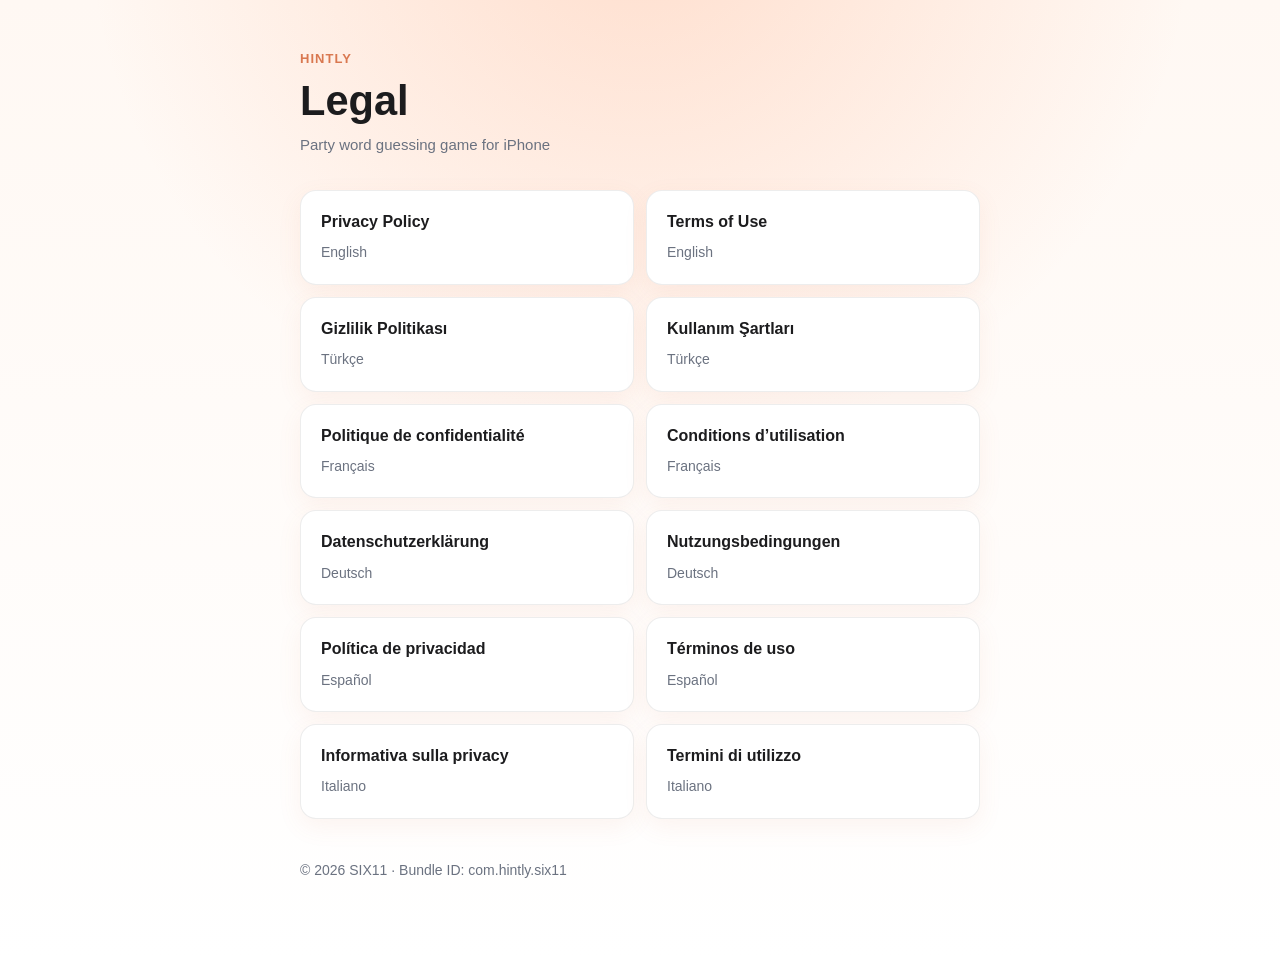
<file: index.html>
<!DOCTYPE html>
<html lang="en">
<head>
  <meta charset="utf-8">
  <meta name="viewport" content="width=device-width, initial-scale=1">
  <title>Hintly — Legal</title>
  <meta name="description" content="Legal documents for Hintly party word game.">
  <link rel="stylesheet" href="style.css">
</head>
<body>
  <main class="page">
    <header class="header">
      <p class="eyebrow">Hintly</p>
      <h1>Legal</h1>
      <p class="meta">Party word guessing game for iPhone</p>
    </header>
    <nav class="links">
      <a class="card" href="privacy-policy.html">
        <strong>Privacy Policy</strong>
        <span>English</span>
      </a>
      <a class="card" href="terms-of-use.html">
        <strong>Terms of Use</strong>
        <span>English</span>
      </a>
      <a class="card" href="tr/privacy-policy.html">
        <strong>Gizlilik Politikası</strong>
        <span>Türkçe</span>
      </a>
      <a class="card" href="tr/terms-of-use.html">
        <strong>Kullanım Şartları</strong>
        <span>Türkçe</span>
      </a>
      <a class="card" href="fr/privacy-policy.html">
        <strong>Politique de confidentialité</strong>
        <span>Français</span>
      </a>
      <a class="card" href="fr/terms-of-use.html">
        <strong>Conditions d’utilisation</strong>
        <span>Français</span>
      </a>
      <a class="card" href="de/privacy-policy.html">
        <strong>Datenschutzerklärung</strong>
        <span>Deutsch</span>
      </a>
      <a class="card" href="de/terms-of-use.html">
        <strong>Nutzungsbedingungen</strong>
        <span>Deutsch</span>
      </a>
      <a class="card" href="es/privacy-policy.html">
        <strong>Política de privacidad</strong>
        <span>Español</span>
      </a>
      <a class="card" href="es/terms-of-use.html">
        <strong>Términos de uso</strong>
        <span>Español</span>
      </a>
      <a class="card" href="it/privacy-policy.html">
        <strong>Informativa sulla privacy</strong>
        <span>Italiano</span>
      </a>
      <a class="card" href="it/terms-of-use.html">
        <strong>Termini di utilizzo</strong>
        <span>Italiano</span>
      </a>
    </nav>
    <footer class="footer">
      <p>&copy; 2026 SIX11 · Bundle ID: com.hintly.six11</p>
    </footer>
  </main>
</body>
</html>
</file>
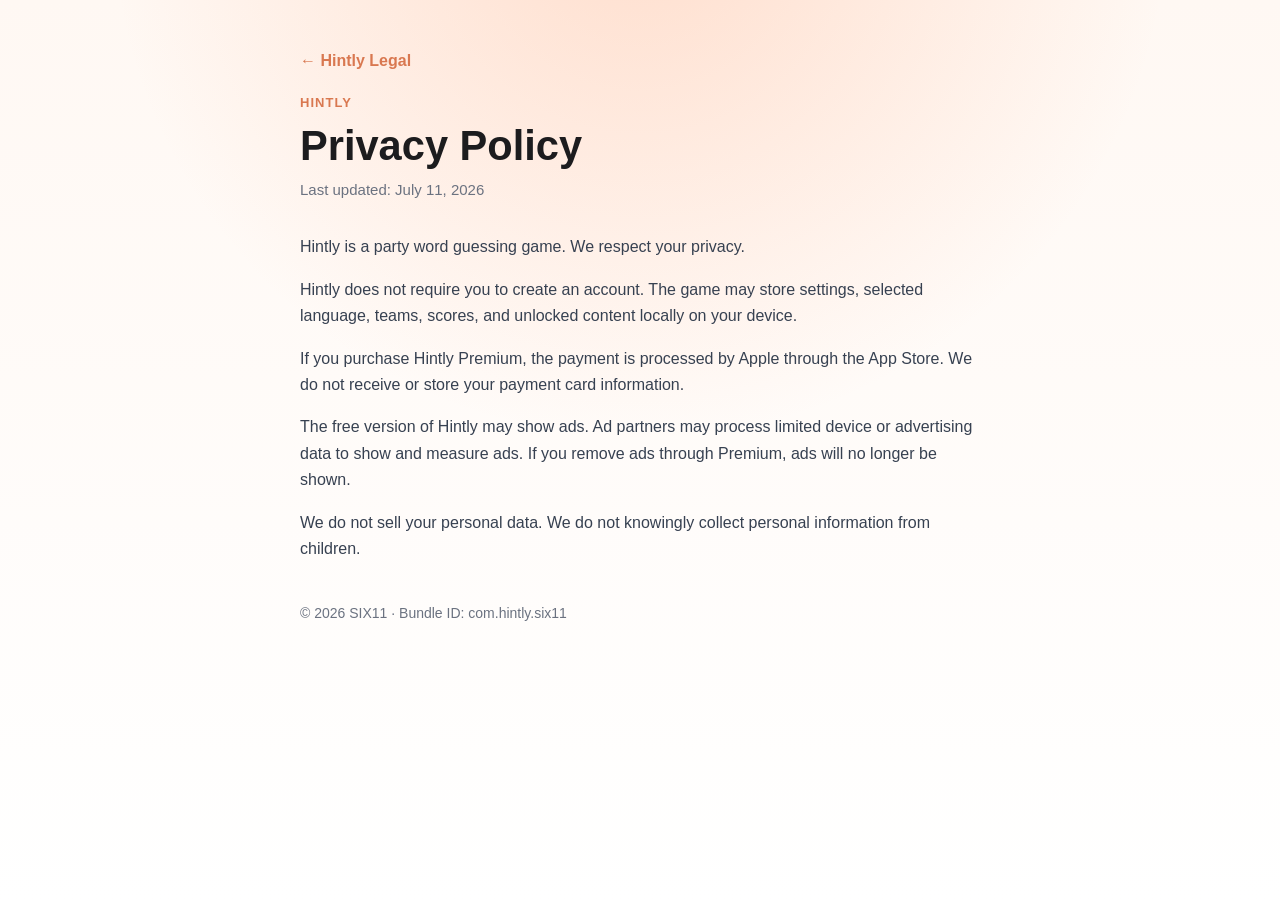
<file: privacy-policy.html>
<!DOCTYPE html>
<html lang="en">
<head>
  <meta charset="utf-8">
  <meta name="viewport" content="width=device-width, initial-scale=1">
  <title>Privacy Policy — Hintly</title>
  <meta name="description" content="Privacy Policy for Hintly, the party word guessing game.">
  <link rel="stylesheet" href="style.css">
</head>
<body>
  <main class="page">
    <a class="back" href="index.html">← Hintly Legal</a>
    <header class="header">
      <p class="eyebrow">Hintly</p>
      <h1>Privacy Policy</h1>
      <p class="meta">Last updated: July 11, 2026</p>
    </header>
    <article class="content">
      <p>Hintly is a party word guessing game. We respect your privacy.</p>
      <p>Hintly does not require you to create an account. The game may store settings, selected language, teams, scores, and unlocked content locally on your device.</p>
      <p>If you purchase Hintly Premium, the payment is processed by Apple through the App Store. We do not receive or store your payment card information.</p>
      <p>The free version of Hintly may show ads. Ad partners may process limited device or advertising data to show and measure ads. If you remove ads through Premium, ads will no longer be shown.</p>
      <p>We do not sell your personal data. We do not knowingly collect personal information from children.</p>
    </article>
    <footer class="footer">
      <p>&copy; 2026 SIX11 · Bundle ID: com.hintly.six11</p>
    </footer>
  </main>
</body>
</html>
</file>
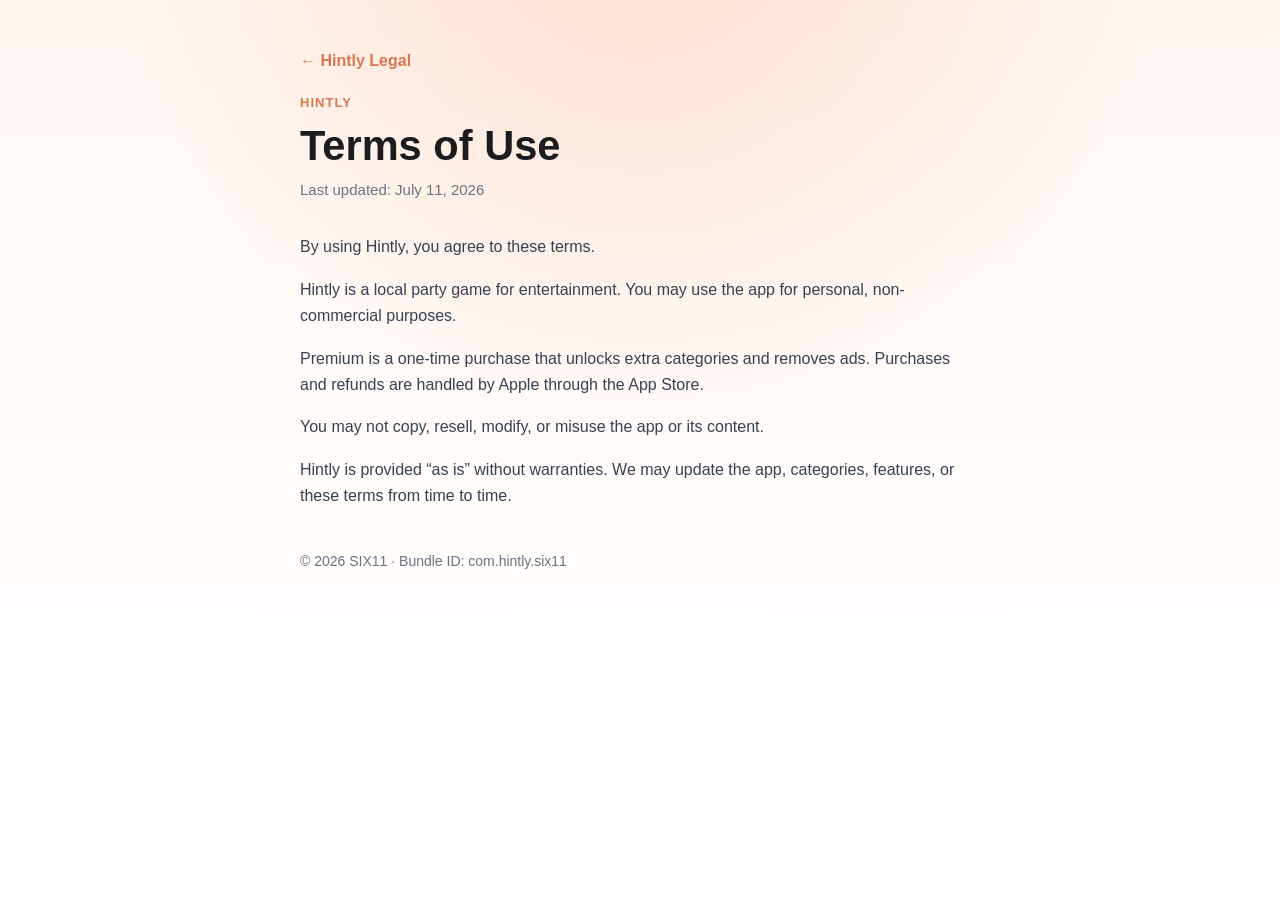
<file: terms-of-use.html>
<!DOCTYPE html>
<html lang="en">
<head>
  <meta charset="utf-8">
  <meta name="viewport" content="width=device-width, initial-scale=1">
  <title>Terms of Use — Hintly</title>
  <meta name="description" content="Terms of Use for Hintly, the party word guessing game.">
  <link rel="stylesheet" href="style.css">
</head>
<body>
  <main class="page">
    <a class="back" href="index.html">← Hintly Legal</a>
    <header class="header">
      <p class="eyebrow">Hintly</p>
      <h1>Terms of Use</h1>
      <p class="meta">Last updated: July 11, 2026</p>
    </header>
    <article class="content">
      <p>By using Hintly, you agree to these terms.</p>
      <p>Hintly is a local party game for entertainment. You may use the app for personal, non-commercial purposes.</p>
      <p>Premium is a one-time purchase that unlocks extra categories and removes ads. Purchases and refunds are handled by Apple through the App Store.</p>
      <p>You may not copy, resell, modify, or misuse the app or its content.</p>
      <p>Hintly is provided “as is” without warranties. We may update the app, categories, features, or these terms from time to time.</p>
    </article>
    <footer class="footer">
      <p>&copy; 2026 SIX11 · Bundle ID: com.hintly.six11</p>
    </footer>
  </main>
</body>
</html>
</file>
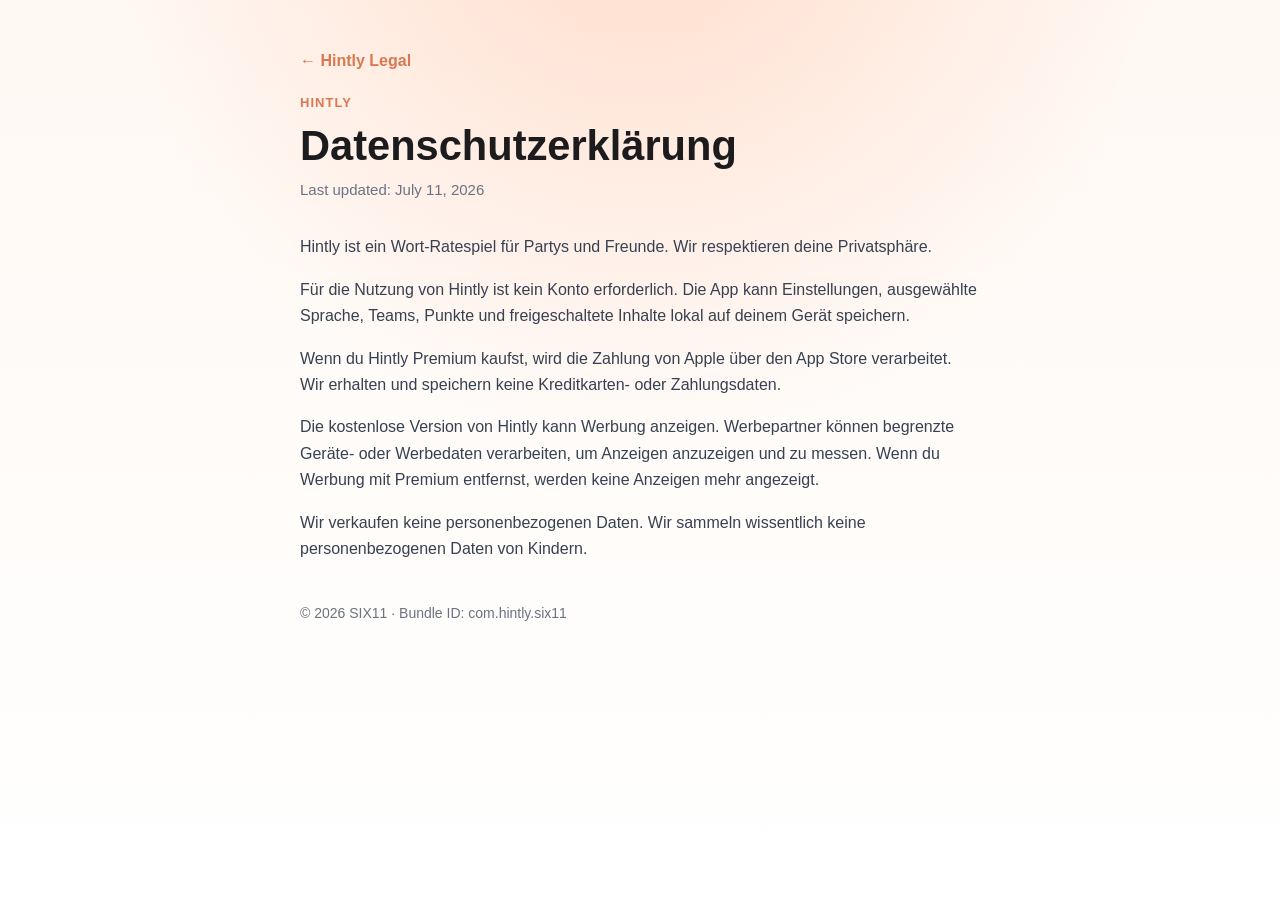
<file: de/privacy-policy.html>
<!DOCTYPE html>
<html lang="de">
<head>
  <meta charset="utf-8">
  <meta name="viewport" content="width=device-width, initial-scale=1">
  <title>Datenschutzerklärung — Hintly</title>
  <meta name="description" content="Datenschutzerklärung für Hintly.">
  <link rel="stylesheet" href="../style.css">
</head>
<body>
  <main class="page">
    <a class="back" href="../index.html">← Hintly Legal</a>
    <header class="header">
      <p class="eyebrow">Hintly</p>
      <h1>Datenschutzerklärung</h1>
      <p class="meta">Last updated: July 11, 2026</p>
    </header>
    <article class="content">
      <p>Hintly ist ein Wort-Ratespiel für Partys und Freunde. Wir respektieren deine Privatsphäre.</p>
      <p>Für die Nutzung von Hintly ist kein Konto erforderlich. Die App kann Einstellungen, ausgewählte Sprache, Teams, Punkte und freigeschaltete Inhalte lokal auf deinem Gerät speichern.</p>
      <p>Wenn du Hintly Premium kaufst, wird die Zahlung von Apple über den App Store verarbeitet. Wir erhalten und speichern keine Kreditkarten- oder Zahlungsdaten.</p>
      <p>Die kostenlose Version von Hintly kann Werbung anzeigen. Werbepartner können begrenzte Geräte- oder Werbedaten verarbeiten, um Anzeigen anzuzeigen und zu messen. Wenn du Werbung mit Premium entfernst, werden keine Anzeigen mehr angezeigt.</p>
      <p>Wir verkaufen keine personenbezogenen Daten. Wir sammeln wissentlich keine personenbezogenen Daten von Kindern.</p>
    </article>
    <footer class="footer">
      <p>&copy; 2026 SIX11 · Bundle ID: com.hintly.six11</p>
    </footer>
  </main>
</body>
</html>
</file>
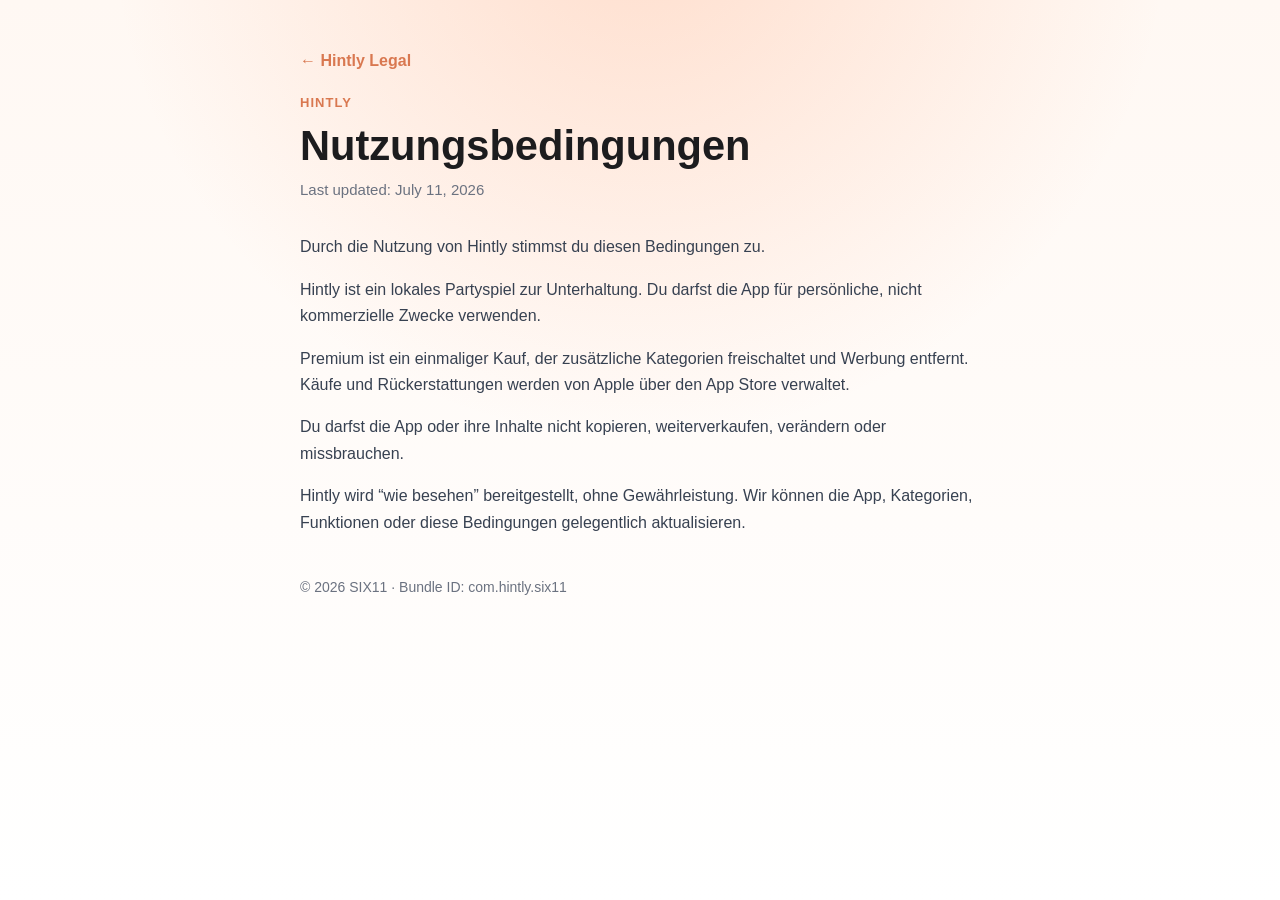
<file: de/terms-of-use.html>
<!DOCTYPE html>
<html lang="de">
<head>
  <meta charset="utf-8">
  <meta name="viewport" content="width=device-width, initial-scale=1">
  <title>Nutzungsbedingungen — Hintly</title>
  <meta name="description" content="Nutzungsbedingungen für Hintly.">
  <link rel="stylesheet" href="../style.css">
</head>
<body>
  <main class="page">
    <a class="back" href="../index.html">← Hintly Legal</a>
    <header class="header">
      <p class="eyebrow">Hintly</p>
      <h1>Nutzungsbedingungen</h1>
      <p class="meta">Last updated: July 11, 2026</p>
    </header>
    <article class="content">
      <p>Durch die Nutzung von Hintly stimmst du diesen Bedingungen zu.</p>
      <p>Hintly ist ein lokales Partyspiel zur Unterhaltung. Du darfst die App für persönliche, nicht kommerzielle Zwecke verwenden.</p>
      <p>Premium ist ein einmaliger Kauf, der zusätzliche Kategorien freischaltet und Werbung entfernt. Käufe und Rückerstattungen werden von Apple über den App Store verwaltet.</p>
      <p>Du darfst die App oder ihre Inhalte nicht kopieren, weiterverkaufen, verändern oder missbrauchen.</p>
      <p>Hintly wird “wie besehen” bereitgestellt, ohne Gewährleistung. Wir können die App, Kategorien, Funktionen oder diese Bedingungen gelegentlich aktualisieren.</p>
    </article>
    <footer class="footer">
      <p>&copy; 2026 SIX11 · Bundle ID: com.hintly.six11</p>
    </footer>
  </main>
</body>
</html>
</file>
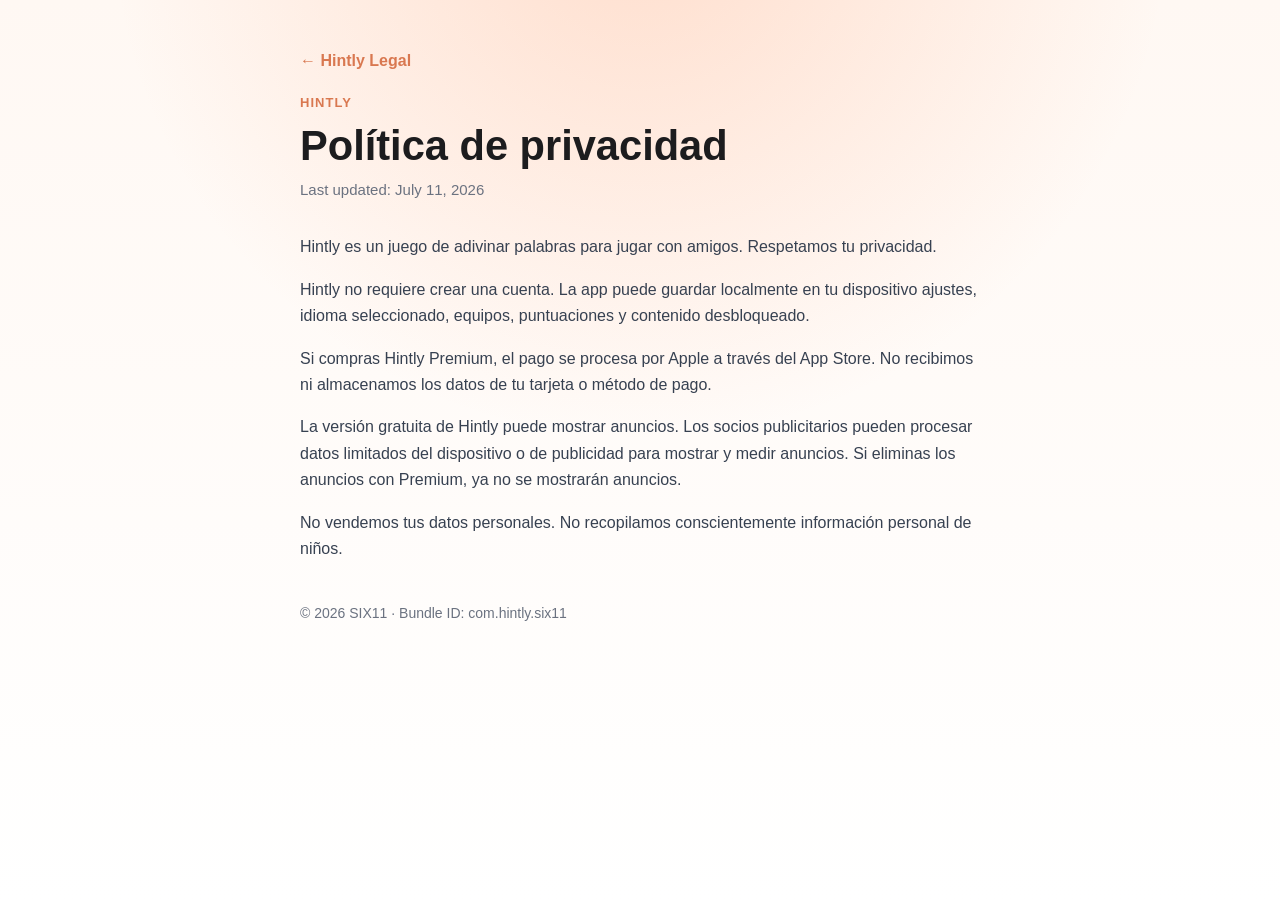
<file: es/privacy-policy.html>
<!DOCTYPE html>
<html lang="es">
<head>
  <meta charset="utf-8">
  <meta name="viewport" content="width=device-width, initial-scale=1">
  <title>Política de privacidad — Hintly</title>
  <meta name="description" content="Política de privacidad de Hintly.">
  <link rel="stylesheet" href="../style.css">
</head>
<body>
  <main class="page">
    <a class="back" href="../index.html">← Hintly Legal</a>
    <header class="header">
      <p class="eyebrow">Hintly</p>
      <h1>Política de privacidad</h1>
      <p class="meta">Last updated: July 11, 2026</p>
    </header>
    <article class="content">
      <p>Hintly es un juego de adivinar palabras para jugar con amigos. Respetamos tu privacidad.</p>
      <p>Hintly no requiere crear una cuenta. La app puede guardar localmente en tu dispositivo ajustes, idioma seleccionado, equipos, puntuaciones y contenido desbloqueado.</p>
      <p>Si compras Hintly Premium, el pago se procesa por Apple a través del App Store. No recibimos ni almacenamos los datos de tu tarjeta o método de pago.</p>
      <p>La versión gratuita de Hintly puede mostrar anuncios. Los socios publicitarios pueden procesar datos limitados del dispositivo o de publicidad para mostrar y medir anuncios. Si eliminas los anuncios con Premium, ya no se mostrarán anuncios.</p>
      <p>No vendemos tus datos personales. No recopilamos conscientemente información personal de niños.</p>
    </article>
    <footer class="footer">
      <p>&copy; 2026 SIX11 · Bundle ID: com.hintly.six11</p>
    </footer>
  </main>
</body>
</html>
</file>
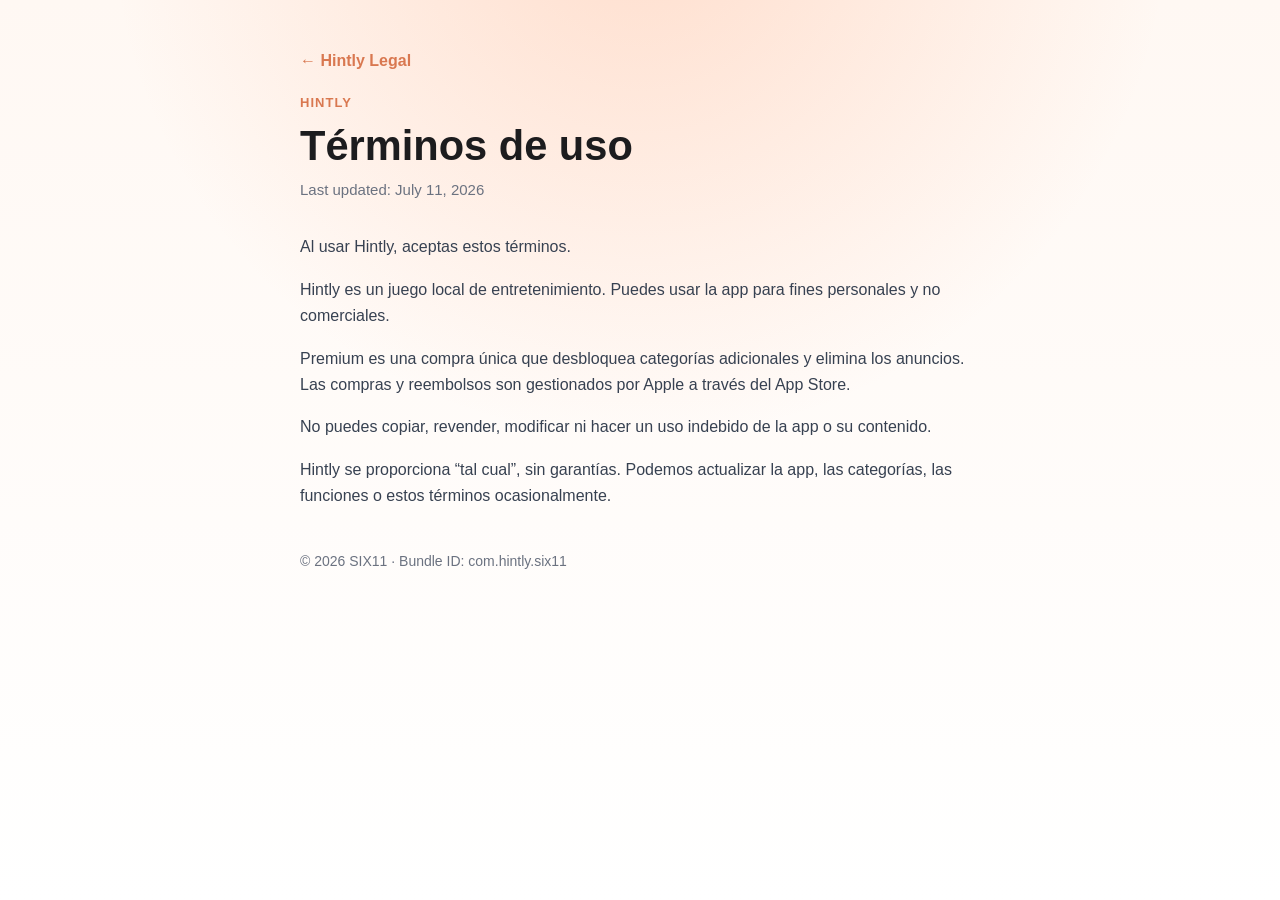
<file: es/terms-of-use.html>
<!DOCTYPE html>
<html lang="es">
<head>
  <meta charset="utf-8">
  <meta name="viewport" content="width=device-width, initial-scale=1">
  <title>Términos de uso — Hintly</title>
  <meta name="description" content="Términos de uso de Hintly.">
  <link rel="stylesheet" href="../style.css">
</head>
<body>
  <main class="page">
    <a class="back" href="../index.html">← Hintly Legal</a>
    <header class="header">
      <p class="eyebrow">Hintly</p>
      <h1>Términos de uso</h1>
      <p class="meta">Last updated: July 11, 2026</p>
    </header>
    <article class="content">
      <p>Al usar Hintly, aceptas estos términos.</p>
      <p>Hintly es un juego local de entretenimiento. Puedes usar la app para fines personales y no comerciales.</p>
      <p>Premium es una compra única que desbloquea categorías adicionales y elimina los anuncios. Las compras y reembolsos son gestionados por Apple a través del App Store.</p>
      <p>No puedes copiar, revender, modificar ni hacer un uso indebido de la app o su contenido.</p>
      <p>Hintly se proporciona “tal cual”, sin garantías. Podemos actualizar la app, las categorías, las funciones o estos términos ocasionalmente.</p>
    </article>
    <footer class="footer">
      <p>&copy; 2026 SIX11 · Bundle ID: com.hintly.six11</p>
    </footer>
  </main>
</body>
</html>
</file>
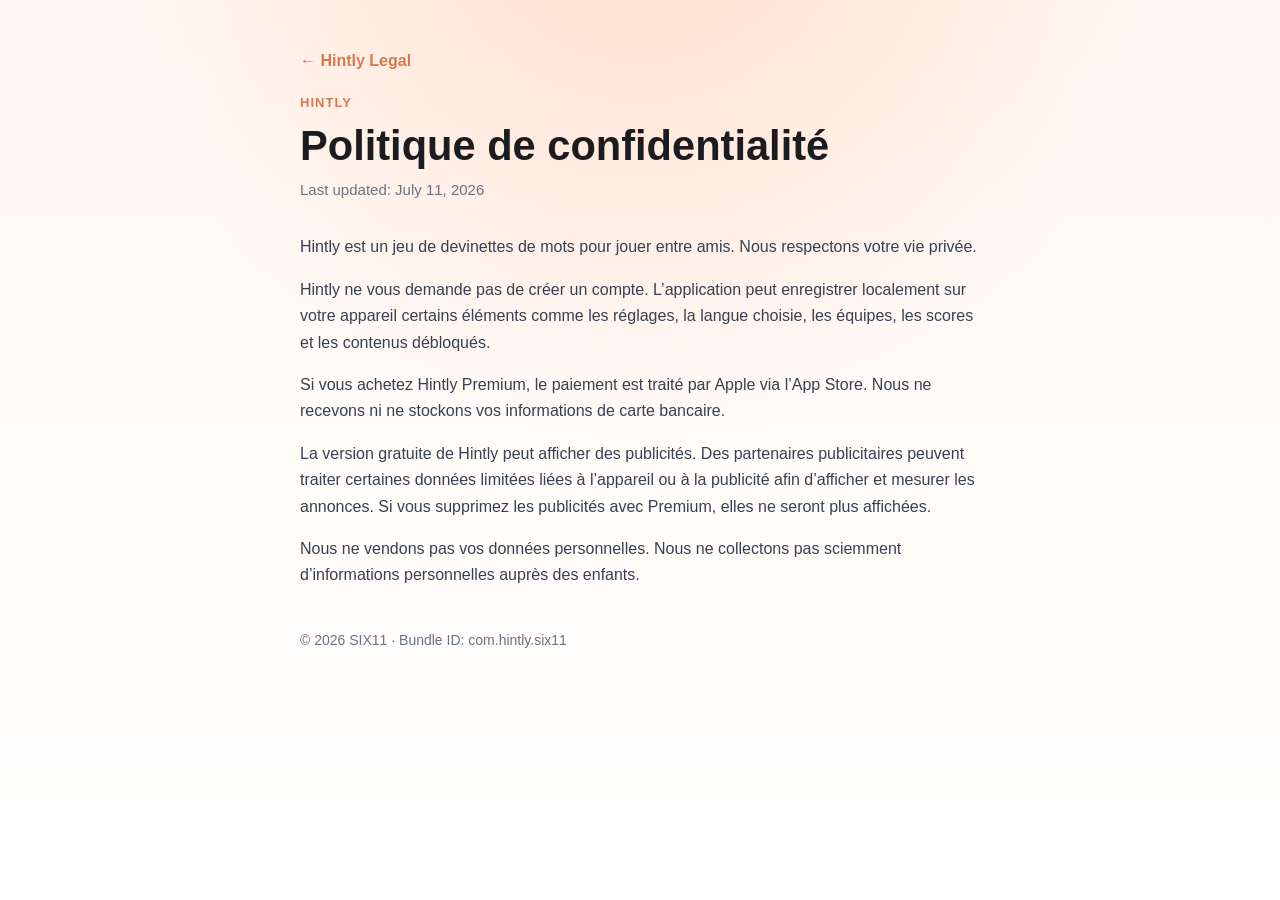
<file: fr/privacy-policy.html>
<!DOCTYPE html>
<html lang="fr">
<head>
  <meta charset="utf-8">
  <meta name="viewport" content="width=device-width, initial-scale=1">
  <title>Politique de confidentialité — Hintly</title>
  <meta name="description" content="Politique de confidentialité de Hintly.">
  <link rel="stylesheet" href="../style.css">
</head>
<body>
  <main class="page">
    <a class="back" href="../index.html">← Hintly Legal</a>
    <header class="header">
      <p class="eyebrow">Hintly</p>
      <h1>Politique de confidentialité</h1>
      <p class="meta">Last updated: July 11, 2026</p>
    </header>
    <article class="content">
      <p>Hintly est un jeu de devinettes de mots pour jouer entre amis. Nous respectons votre vie privée.</p>
      <p>Hintly ne vous demande pas de créer un compte. L’application peut enregistrer localement sur votre appareil certains éléments comme les réglages, la langue choisie, les équipes, les scores et les contenus débloqués.</p>
      <p>Si vous achetez Hintly Premium, le paiement est traité par Apple via l’App Store. Nous ne recevons ni ne stockons vos informations de carte bancaire.</p>
      <p>La version gratuite de Hintly peut afficher des publicités. Des partenaires publicitaires peuvent traiter certaines données limitées liées à l’appareil ou à la publicité afin d’afficher et mesurer les annonces. Si vous supprimez les publicités avec Premium, elles ne seront plus affichées.</p>
      <p>Nous ne vendons pas vos données personnelles. Nous ne collectons pas sciemment d’informations personnelles auprès des enfants.</p>
    </article>
    <footer class="footer">
      <p>&copy; 2026 SIX11 · Bundle ID: com.hintly.six11</p>
    </footer>
  </main>
</body>
</html>
</file>
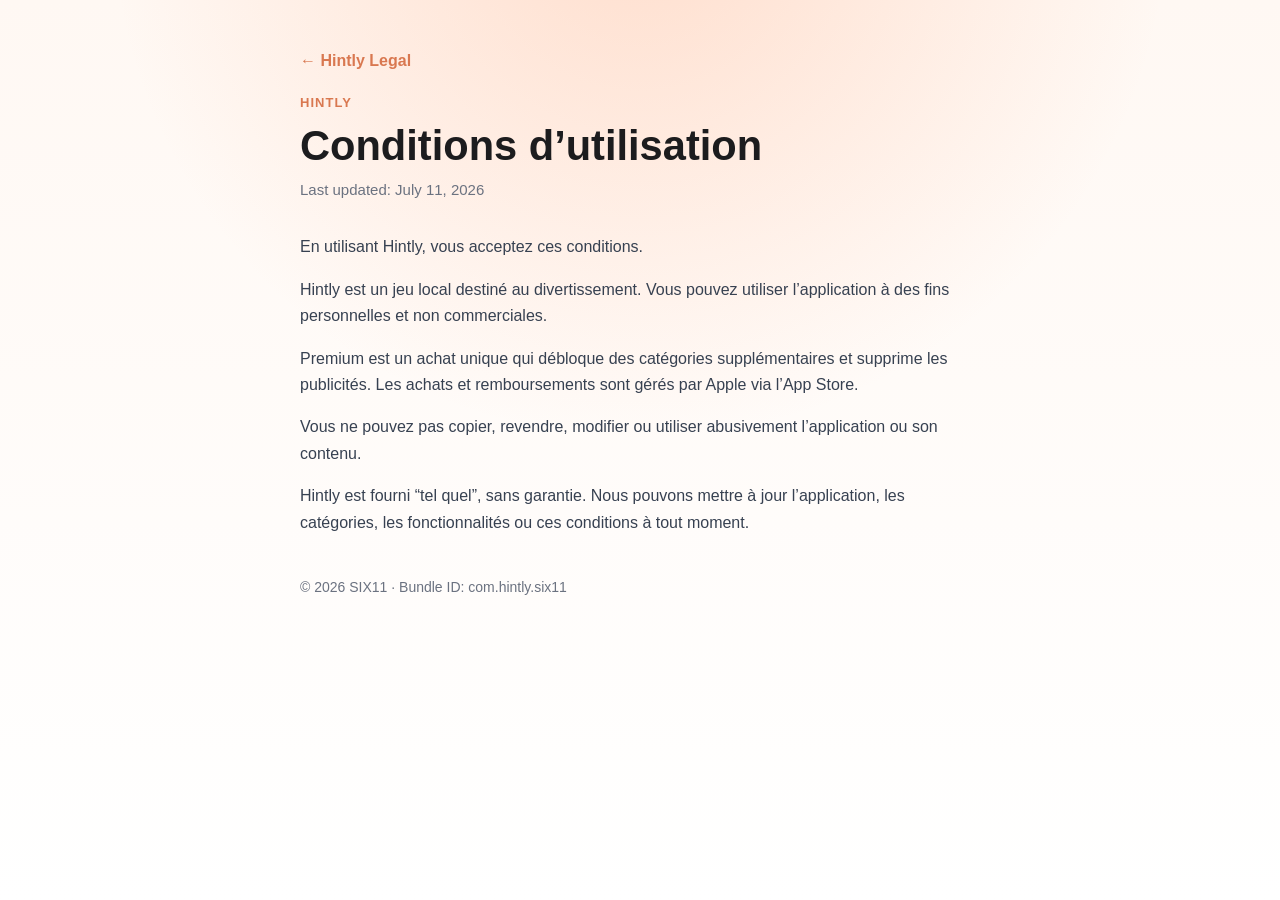
<file: fr/terms-of-use.html>
<!DOCTYPE html>
<html lang="fr">
<head>
  <meta charset="utf-8">
  <meta name="viewport" content="width=device-width, initial-scale=1">
  <title>Conditions d’utilisation — Hintly</title>
  <meta name="description" content="Conditions d’utilisation de Hintly.">
  <link rel="stylesheet" href="../style.css">
</head>
<body>
  <main class="page">
    <a class="back" href="../index.html">← Hintly Legal</a>
    <header class="header">
      <p class="eyebrow">Hintly</p>
      <h1>Conditions d’utilisation</h1>
      <p class="meta">Last updated: July 11, 2026</p>
    </header>
    <article class="content">
      <p>En utilisant Hintly, vous acceptez ces conditions.</p>
      <p>Hintly est un jeu local destiné au divertissement. Vous pouvez utiliser l’application à des fins personnelles et non commerciales.</p>
      <p>Premium est un achat unique qui débloque des catégories supplémentaires et supprime les publicités. Les achats et remboursements sont gérés par Apple via l’App Store.</p>
      <p>Vous ne pouvez pas copier, revendre, modifier ou utiliser abusivement l’application ou son contenu.</p>
      <p>Hintly est fourni “tel quel”, sans garantie. Nous pouvons mettre à jour l’application, les catégories, les fonctionnalités ou ces conditions à tout moment.</p>
    </article>
    <footer class="footer">
      <p>&copy; 2026 SIX11 · Bundle ID: com.hintly.six11</p>
    </footer>
  </main>
</body>
</html>
</file>
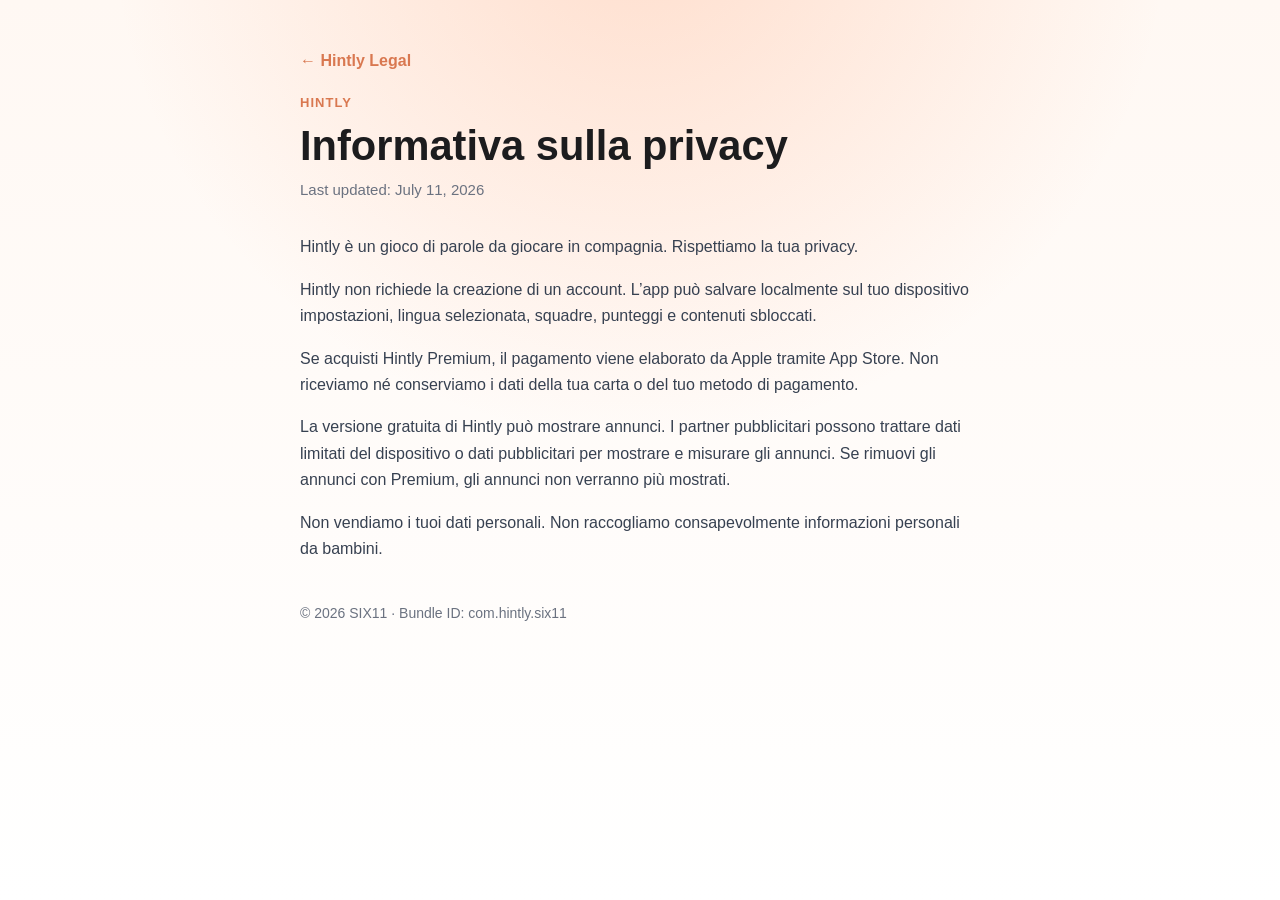
<file: it/privacy-policy.html>
<!DOCTYPE html>
<html lang="it">
<head>
  <meta charset="utf-8">
  <meta name="viewport" content="width=device-width, initial-scale=1">
  <title>Informativa sulla privacy — Hintly</title>
  <meta name="description" content="Informativa sulla privacy di Hintly.">
  <link rel="stylesheet" href="../style.css">
</head>
<body>
  <main class="page">
    <a class="back" href="../index.html">← Hintly Legal</a>
    <header class="header">
      <p class="eyebrow">Hintly</p>
      <h1>Informativa sulla privacy</h1>
      <p class="meta">Last updated: July 11, 2026</p>
    </header>
    <article class="content">
      <p>Hintly è un gioco di parole da giocare in compagnia. Rispettiamo la tua privacy.</p>
      <p>Hintly non richiede la creazione di un account. L’app può salvare localmente sul tuo dispositivo impostazioni, lingua selezionata, squadre, punteggi e contenuti sbloccati.</p>
      <p>Se acquisti Hintly Premium, il pagamento viene elaborato da Apple tramite App Store. Non riceviamo né conserviamo i dati della tua carta o del tuo metodo di pagamento.</p>
      <p>La versione gratuita di Hintly può mostrare annunci. I partner pubblicitari possono trattare dati limitati del dispositivo o dati pubblicitari per mostrare e misurare gli annunci. Se rimuovi gli annunci con Premium, gli annunci non verranno più mostrati.</p>
      <p>Non vendiamo i tuoi dati personali. Non raccogliamo consapevolmente informazioni personali da bambini.</p>
    </article>
    <footer class="footer">
      <p>&copy; 2026 SIX11 · Bundle ID: com.hintly.six11</p>
    </footer>
  </main>
</body>
</html>
</file>
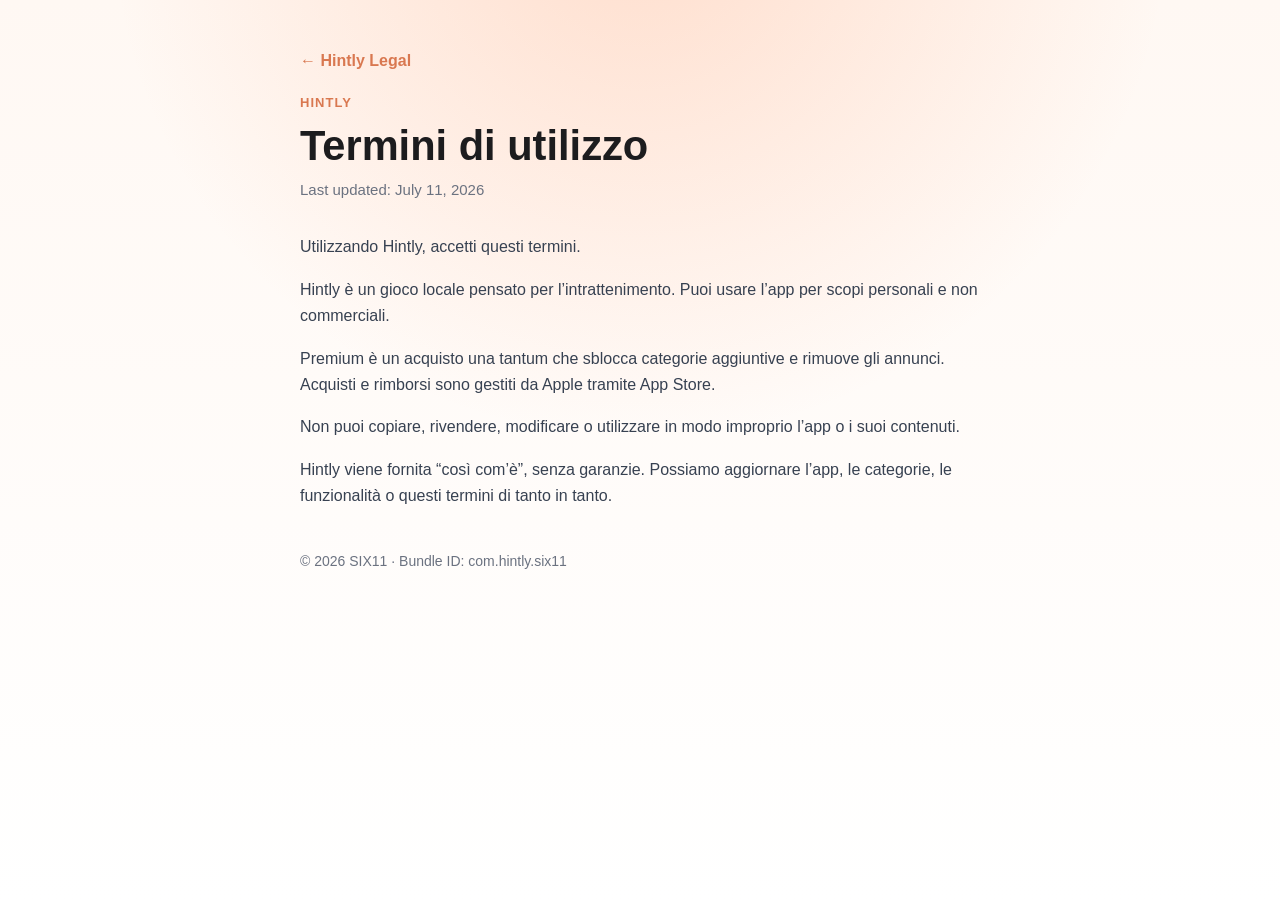
<file: it/terms-of-use.html>
<!DOCTYPE html>
<html lang="it">
<head>
  <meta charset="utf-8">
  <meta name="viewport" content="width=device-width, initial-scale=1">
  <title>Termini di utilizzo — Hintly</title>
  <meta name="description" content="Termini di utilizzo di Hintly.">
  <link rel="stylesheet" href="../style.css">
</head>
<body>
  <main class="page">
    <a class="back" href="../index.html">← Hintly Legal</a>
    <header class="header">
      <p class="eyebrow">Hintly</p>
      <h1>Termini di utilizzo</h1>
      <p class="meta">Last updated: July 11, 2026</p>
    </header>
    <article class="content">
      <p>Utilizzando Hintly, accetti questi termini.</p>
      <p>Hintly è un gioco locale pensato per l’intrattenimento. Puoi usare l’app per scopi personali e non commerciali.</p>
      <p>Premium è un acquisto una tantum che sblocca categorie aggiuntive e rimuove gli annunci. Acquisti e rimborsi sono gestiti da Apple tramite App Store.</p>
      <p>Non puoi copiare, rivendere, modificare o utilizzare in modo improprio l’app o i suoi contenuti.</p>
      <p>Hintly viene fornita “così com’è”, senza garanzie. Possiamo aggiornare l’app, le categorie, le funzionalità o questi termini di tanto in tanto.</p>
    </article>
    <footer class="footer">
      <p>&copy; 2026 SIX11 · Bundle ID: com.hintly.six11</p>
    </footer>
  </main>
</body>
</html>
</file>
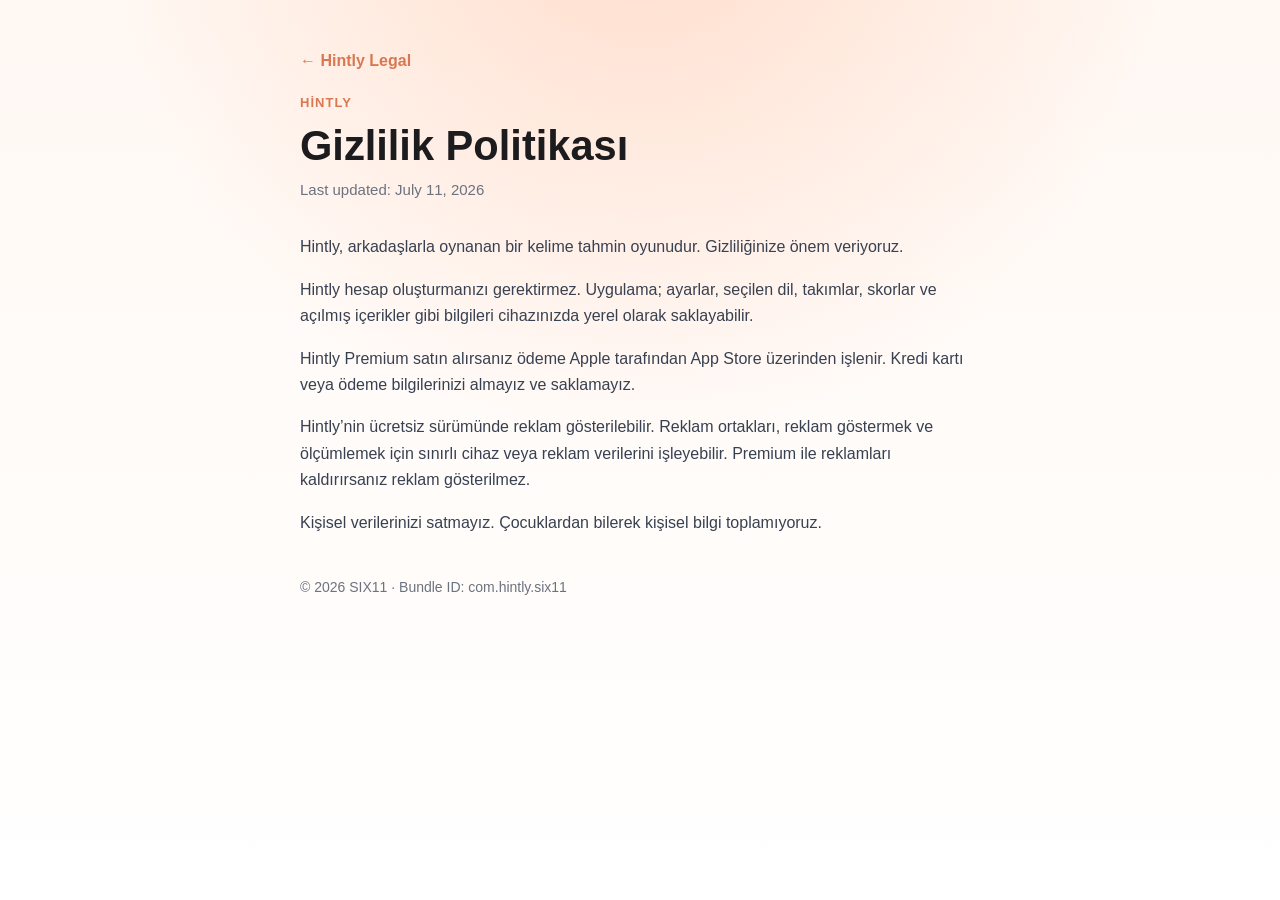
<file: tr/privacy-policy.html>
<!DOCTYPE html>
<html lang="tr">
<head>
  <meta charset="utf-8">
  <meta name="viewport" content="width=device-width, initial-scale=1">
  <title>Gizlilik Politikası — Hintly</title>
  <meta name="description" content="Hintly gizlilik politikası.">
  <link rel="stylesheet" href="../style.css">
</head>
<body>
  <main class="page">
    <a class="back" href="../index.html">← Hintly Legal</a>
    <header class="header">
      <p class="eyebrow">Hintly</p>
      <h1>Gizlilik Politikası</h1>
      <p class="meta">Last updated: July 11, 2026</p>
    </header>
    <article class="content">
      <p>Hintly, arkadaşlarla oynanan bir kelime tahmin oyunudur. Gizliliğinize önem veriyoruz.</p>
      <p>Hintly hesap oluşturmanızı gerektirmez. Uygulama; ayarlar, seçilen dil, takımlar, skorlar ve açılmış içerikler gibi bilgileri cihazınızda yerel olarak saklayabilir.</p>
      <p>Hintly Premium satın alırsanız ödeme Apple tarafından App Store üzerinden işlenir. Kredi kartı veya ödeme bilgilerinizi almayız ve saklamayız.</p>
      <p>Hintly’nin ücretsiz sürümünde reklam gösterilebilir. Reklam ortakları, reklam göstermek ve ölçümlemek için sınırlı cihaz veya reklam verilerini işleyebilir. Premium ile reklamları kaldırırsanız reklam gösterilmez.</p>
      <p>Kişisel verilerinizi satmayız. Çocuklardan bilerek kişisel bilgi toplamıyoruz.</p>
    </article>
    <footer class="footer">
      <p>&copy; 2026 SIX11 · Bundle ID: com.hintly.six11</p>
    </footer>
  </main>
</body>
</html>
</file>
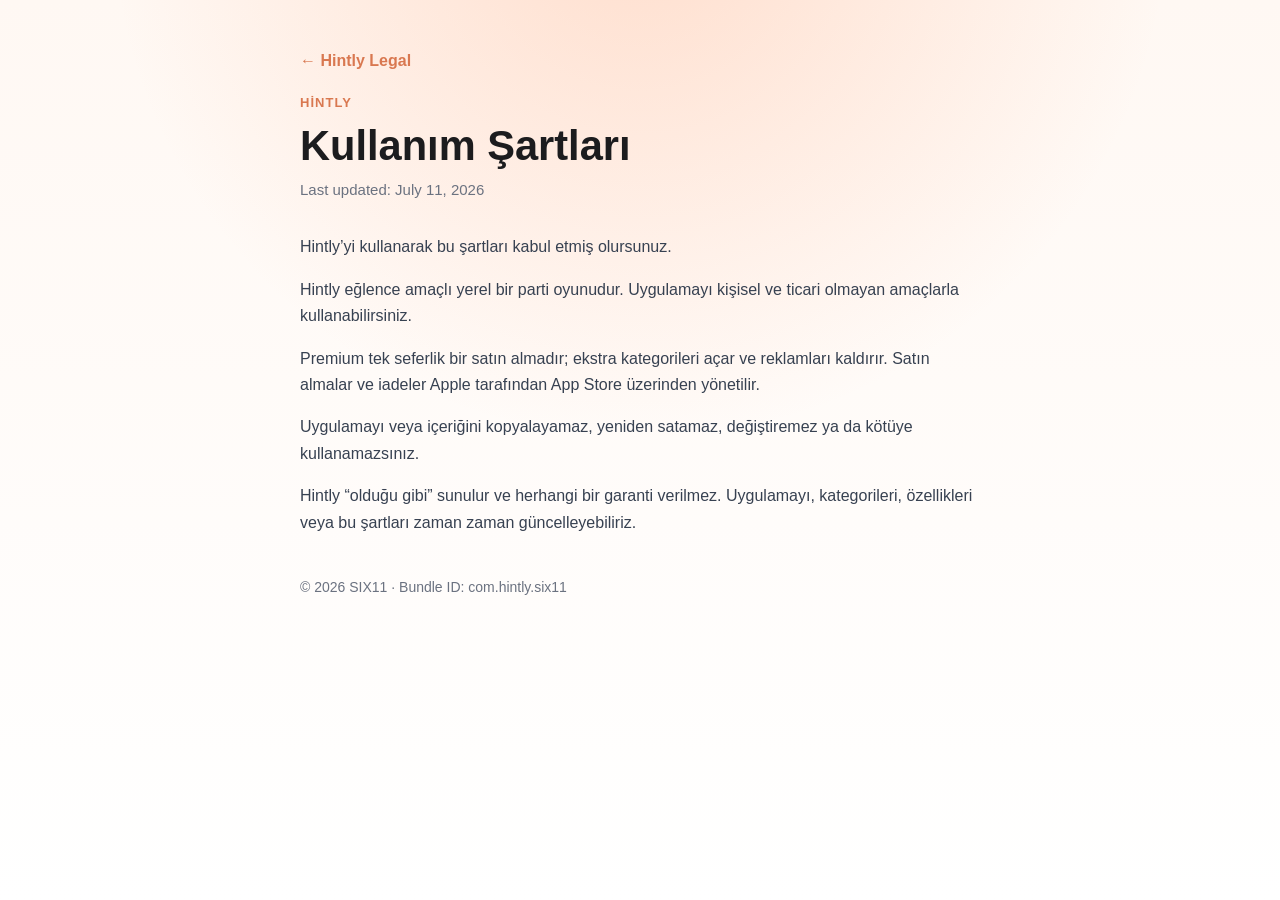
<file: tr/terms-of-use.html>
<!DOCTYPE html>
<html lang="tr">
<head>
  <meta charset="utf-8">
  <meta name="viewport" content="width=device-width, initial-scale=1">
  <title>Kullanım Şartları — Hintly</title>
  <meta name="description" content="Hintly kullanım şartları.">
  <link rel="stylesheet" href="../style.css">
</head>
<body>
  <main class="page">
    <a class="back" href="../index.html">← Hintly Legal</a>
    <header class="header">
      <p class="eyebrow">Hintly</p>
      <h1>Kullanım Şartları</h1>
      <p class="meta">Last updated: July 11, 2026</p>
    </header>
    <article class="content">
      <p>Hintly’yi kullanarak bu şartları kabul etmiş olursunuz.</p>
      <p>Hintly eğlence amaçlı yerel bir parti oyunudur. Uygulamayı kişisel ve ticari olmayan amaçlarla kullanabilirsiniz.</p>
      <p>Premium tek seferlik bir satın almadır; ekstra kategorileri açar ve reklamları kaldırır. Satın almalar ve iadeler Apple tarafından App Store üzerinden yönetilir.</p>
      <p>Uygulamayı veya içeriğini kopyalayamaz, yeniden satamaz, değiştiremez ya da kötüye kullanamazsınız.</p>
      <p>Hintly “olduğu gibi” sunulur ve herhangi bir garanti verilmez. Uygulamayı, kategorileri, özellikleri veya bu şartları zaman zaman güncelleyebiliriz.</p>
    </article>
    <footer class="footer">
      <p>&copy; 2026 SIX11 · Bundle ID: com.hintly.six11</p>
    </footer>
  </main>
</body>
</html>
</file>
<file: style.css>
:root {
  color-scheme: light;
  --bg: #fff8f3;
  --card: #ffffff;
  --text: #1c1c1e;
  --muted: #6b7280;
  --accent: #d97850;
  --border: rgba(28, 28, 30, 0.08);
}

* { box-sizing: border-box; }

body {
  margin: 0;
  font-family: -apple-system, BlinkMacSystemFont, "Segoe UI", Roboto, Helvetica, Arial, sans-serif;
  background:
    radial-gradient(circle at 50% -10%, rgba(255, 155, 107, 0.28), transparent 45%),
    linear-gradient(180deg, #fff8f3 0%, #ffffff 100%);
  color: var(--text);
  line-height: 1.65;
  min-height: 100vh;
}

.page {
  max-width: 720px;
  margin: 0 auto;
  padding: 48px 20px 64px;
}

.header { margin-bottom: 32px; }

.eyebrow {
  margin: 0 0 8px;
  color: var(--accent);
  font-size: 13px;
  font-weight: 700;
  letter-spacing: 0.08em;
  text-transform: uppercase;
}

h1 {
  margin: 0 0 8px;
  font-size: clamp(2rem, 5vw, 2.6rem);
  line-height: 1.15;
}

.meta {
  margin: 0;
  color: var(--muted);
  font-size: 15px;
}

.content p {
  color: #374151;
  margin: 0 0 16px;
}

.content a { color: var(--accent); }

.links {
  display: grid;
  gap: 12px;
  grid-template-columns: repeat(auto-fit, minmax(240px, 1fr));
}

.card {
  display: block;
  padding: 18px 20px;
  border: 1px solid var(--border);
  border-radius: 16px;
  background: var(--card);
  text-decoration: none;
  color: inherit;
  box-shadow: 0 8px 24px rgba(217, 120, 80, 0.08);
}

.card strong { display: block; margin-bottom: 4px; }
.card span { color: var(--muted); font-size: 14px; }

.footer {
  margin-top: 40px;
  color: var(--muted);
  font-size: 14px;
}

.back {
  display: inline-block;
  margin-bottom: 18px;
  color: var(--accent);
  text-decoration: none;
  font-weight: 600;
}
</file>
